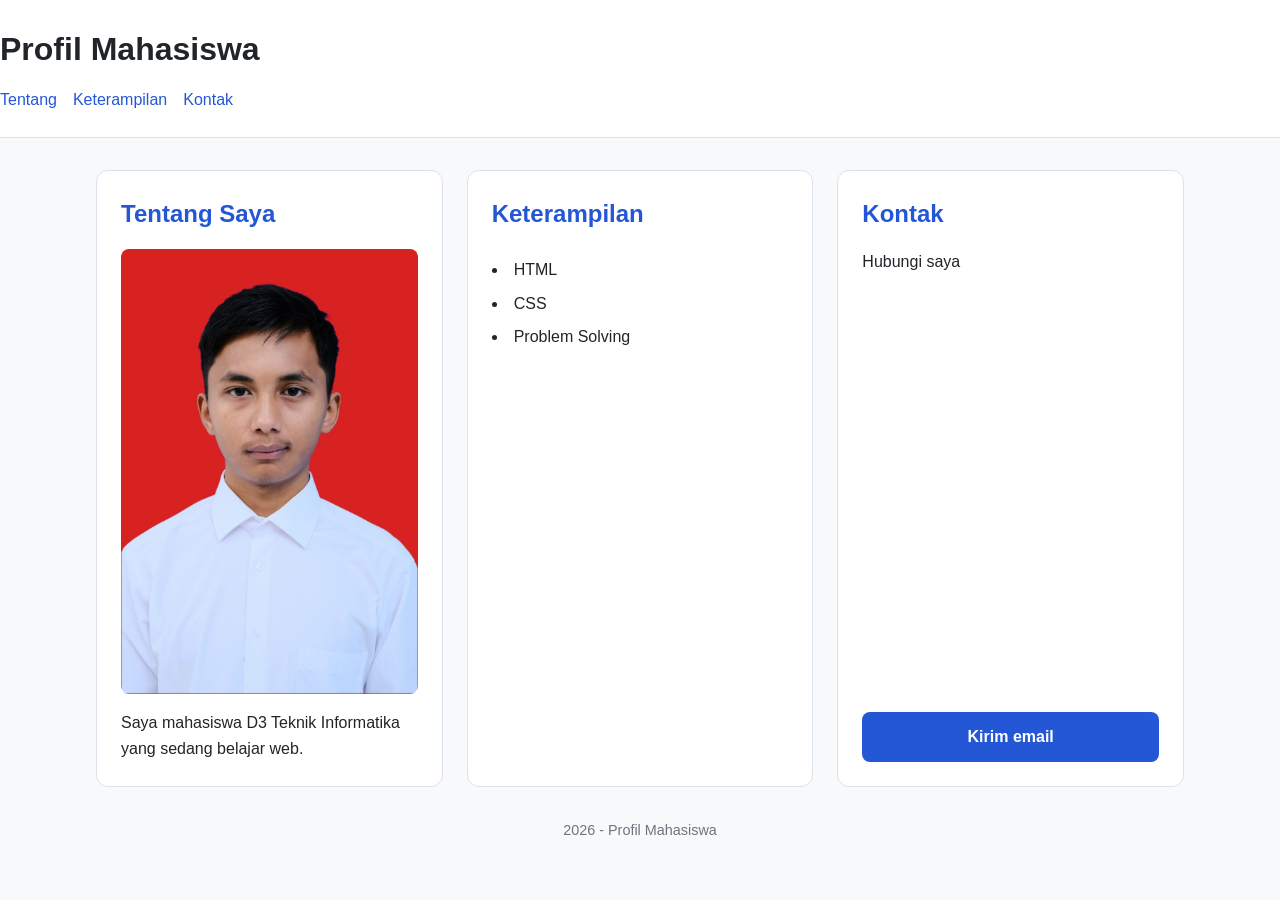
<file: praktikum-modul-01-251511030-Salman alfarsii firdaus/index.html>
<!doctype html>
<html lang="id">
  <head>
    <meta charset="utf-8">
    <meta name="viewport" content="width=device-width, initial-scale=1">
    <title>Profil Mahasiswa</title>
    <link rel="stylesheet" href="css/style.css">
  </head>
  <body>
    <header class="header">
      <h1>Profil Mahasiswa</h1>
      <nav class="nav">
        <a href="#tentang">Tentang</a>
        <a href="#keterampilan">Keterampilan</a>
        <a href="#kontak">Kontak</a>
      </nav>
    </header>

    <main class="container">
      <div class="card-list">
        <section id="tentang" class="card">
          <h2>Tentang Saya</h2>
          <img src="assets/profile.jpg" alt="Foto profil Salman" class="profile-img">
          <p>Saya mahasiswa D3 Teknik Informatika yang sedang belajar web.</p>
        </section>

        <section id="keterampilan" class="card">
          <h2>Keterampilan</h2>
          <ul>
            <li>HTML</li>
            <li>CSS</li>
            <li>Problem Solving</li>
          </ul>
        </section>

        <section id="kontak" class="card">
          <h2>Kontak</h2>
          <p>Hubungi saya </p>
          <a class="button" href="mailto:mahasiswa@example.com">Kirim email</a>
        </section>
      </div>
    </main>

    <footer class="footer">2026 - Profil Mahasiswa</footer>
  </body>
</html>
</file>
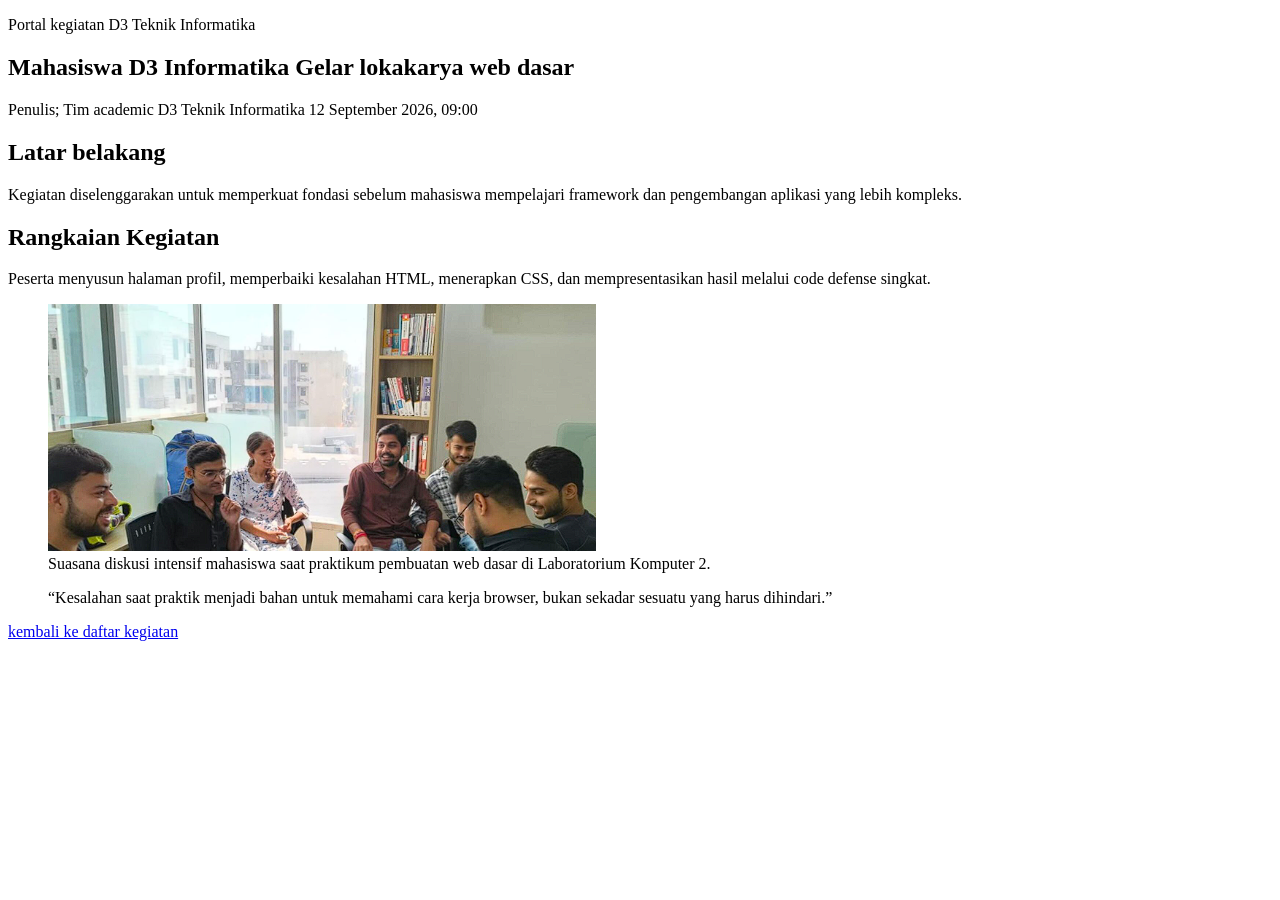
<file: Artikel.html>
<!doctype html>
<html lang="id">
  <head>
    <meta charset="utf-8">
    <meta name="viewport" content="width=device-width, initial-scale=1">
    <title>Portal Kegiatan D3 Teknik Informatika</title>
  </head>
  <body>
    <header>
      <p>Portal kegiatan D3 Teknik Informatika</p>
    </header>
    <main>
      <article>
        <h1> Mahasiswa D3 Informatika Gelar lokakarya web dasar</h1>
        <p>Penulis; Tim academic D3 Teknik Informatika
          <time datetime="2026-09-12T09:00">12 September 2026, 09:00</time>
        </p>
        <section>
          <h2>Latar belakang</h2>
          <p>Kegiatan diselenggarakan untuk memperkuat fondasi sebelum mahasiswa mempelajari framework dan pengembangan aplikasi yang lebih kompleks.</p>
        </section>
        <section>
          <h2>Rangkaian Kegiatan</h2>
          <p>Peserta menyusun halaman profil, memperbaiki kesalahan HTML, menerapkan CSS, dan mempresentasikan hasil melalui code defense singkat.</p>
        </section>
        <figure>
          <img src="assets/lokakarya-web.jpg" alt="Mahasiswa berdiskusi di depan komputer saat lokakarya web">
          <figcaption>Suasana diskusi intensif mahasiswa saat praktikum pembuatan web dasar di Laboratorium Komputer 2.</figcaption>
        </figure>
        <blockquote>
          <p>“Kesalahan saat praktik menjadi bahan untuk memahami cara kerja browser, bukan sekadar sesuatu yang harus dihindari.”</p>
        </blockquote>
      </article>
    </main>
    <nav>
      <a href="#">kembali ke daftar kegiatan</a>
    </nav>
    <footer>
      <p></p>
    </footer>
    
  </body>
</html>
</file>
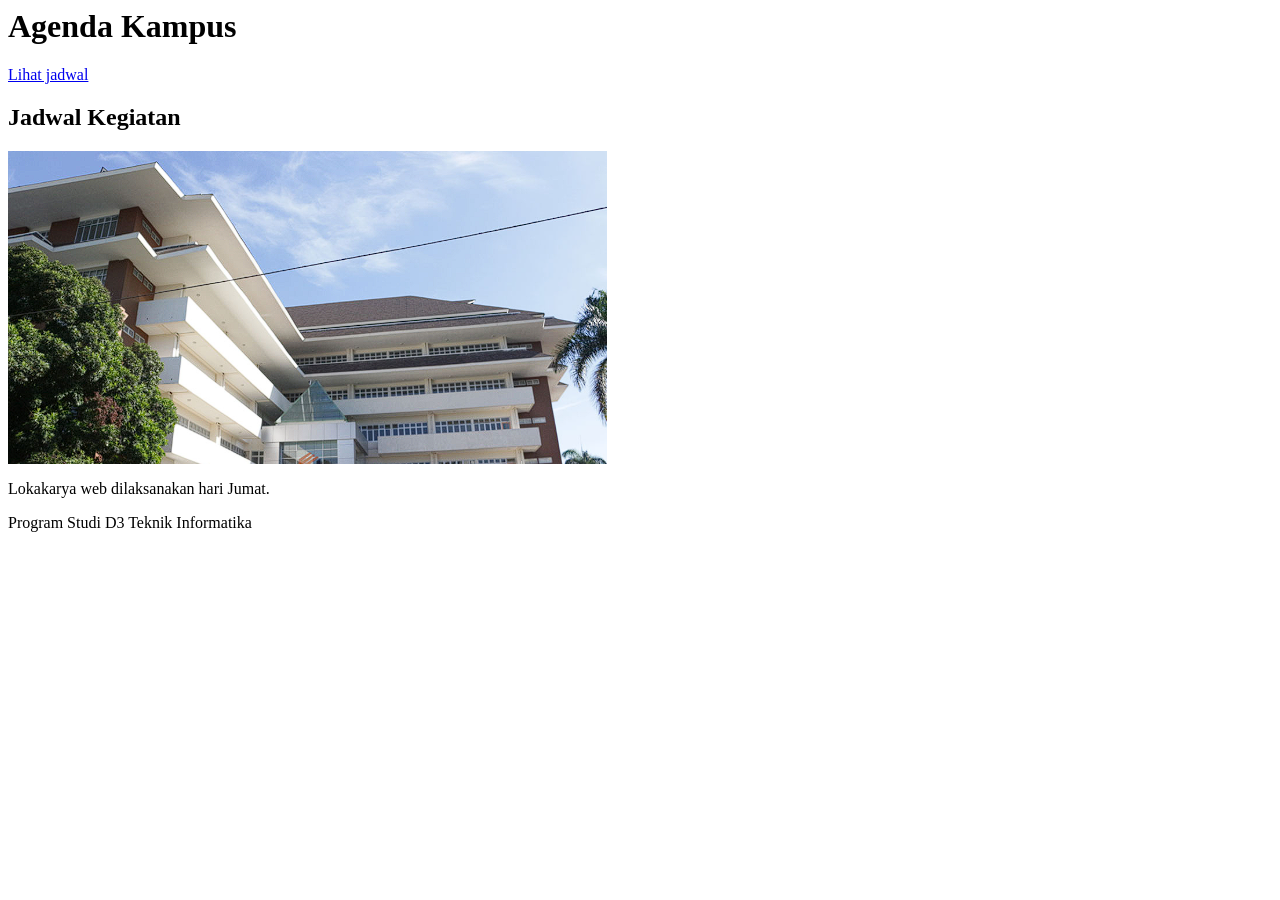
<file: index1.html>
<!doctype>
<html lang="id">
    <head>
        <meta charset="utf-8">
        <meta name="viewport" content="width=device-width, initial-scale=1">
        <title>Eksperimen HTML</title>
    </head>
    <body>
        <header><h1>Agenda Kampus</h1></header>
        <nav><a href="#jadwal">Lihat jadwal</a></nav>
        <main>
            <section id="jadwal">
                <h2>Jadwal Kegiatan</h2>
                <img src="assets/kampus.jpg" alt="Mahasiswa mengikuti kegiatan kampus">
                <p>Lokakarya web dilaksanakan hari Jumat.</p>
            </section>
        </main>
        <footer>Program Studi D3 Teknik Informatika</footer>
    </body>
</html>
</file>
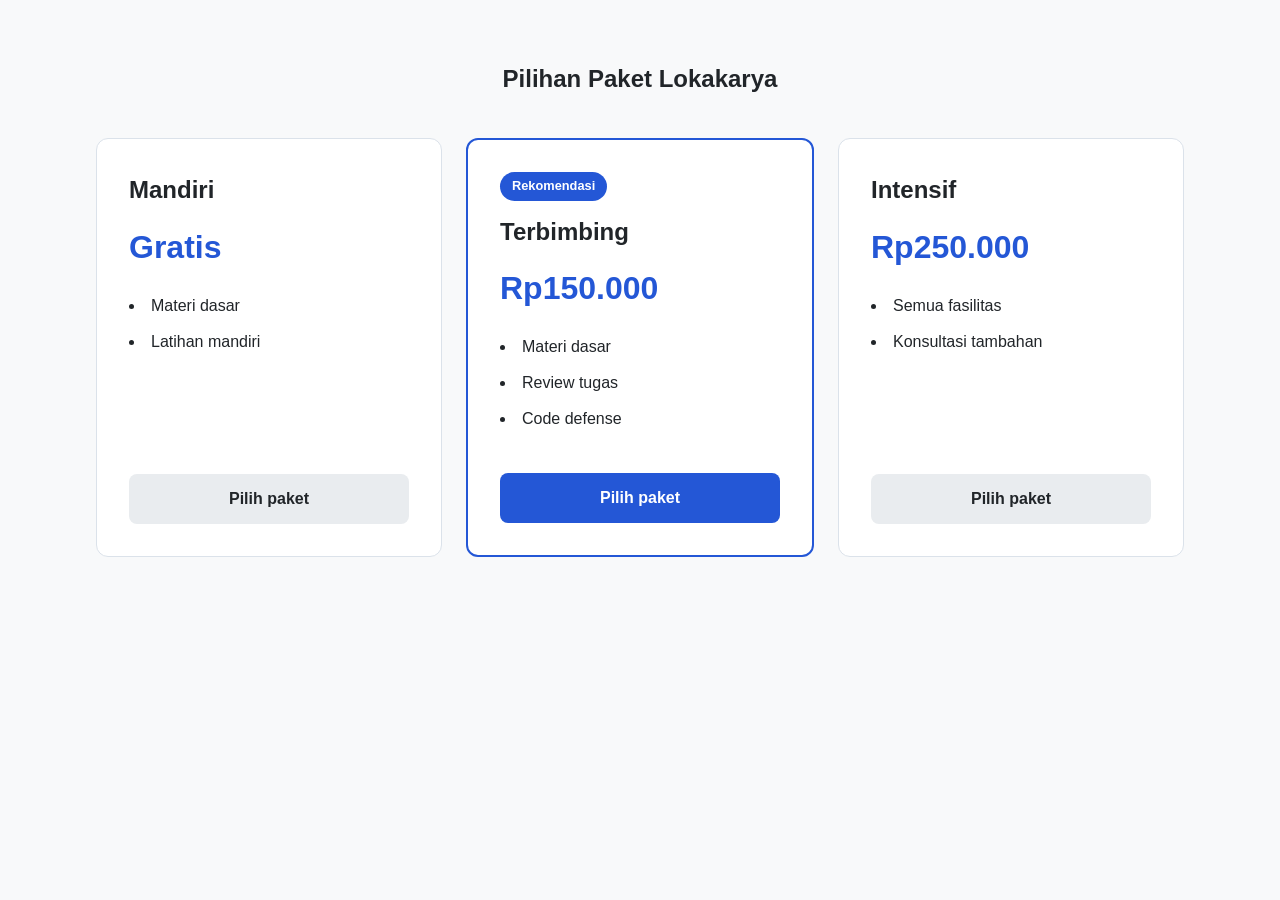
<file: pricing.html>
<!doctype html>
<html lang="id">
  <head>
    <meta charset="utf-8" />
    <meta name="viewport" content="width=device-width, initial-scale=1" />
    <title>Pilihan Paket Lokakarya</title>
    <link rel="stylesheet" href="css/pricingstyle.css" />
  </head>
  <body>
    <main>
      <section class="pricing" aria-labelledby="pricing-title">
        <div class="container">
          <h2 id="pricing-title">Pilihan Paket Lokakarya</h2>
          <div class="pricing-list">
            <article class="price-card">
              <h3>Mandiri</h3>
              <p class="price">Gratis</p>
              <ul>
                <li>Materi dasar</li>
                <li>Latihan mandiri</li>
              </ul>
              <a class="button" href="#daftar">Pilih paket</a>
            </article>

            <article class="price-card price-card--featured">
              <p class="badge">Rekomendasi</p>
              <h3>Terbimbing</h3>
              <p class="price">Rp150.000</p>
              <ul>
                <li>Materi dasar</li>
                <li>Review tugas</li>
                <li>Code defense</li>
              </ul>
              <a class="button" href="#daftar">Pilih paket</a>
            </article>

            <article class="price-card">
              <h3>Intensif</h3>
              <p class="price">Rp250.000</p>
              <ul>
                <li>Semua fasilitas</li>
                <li>Konsultasi tambahan</li>
              </ul>
              <a class="button" href="#daftar">Pilih paket</a>
            </article>
          </div>
        </div>
      </section>
    </main>
  </body>
</html>
</file>
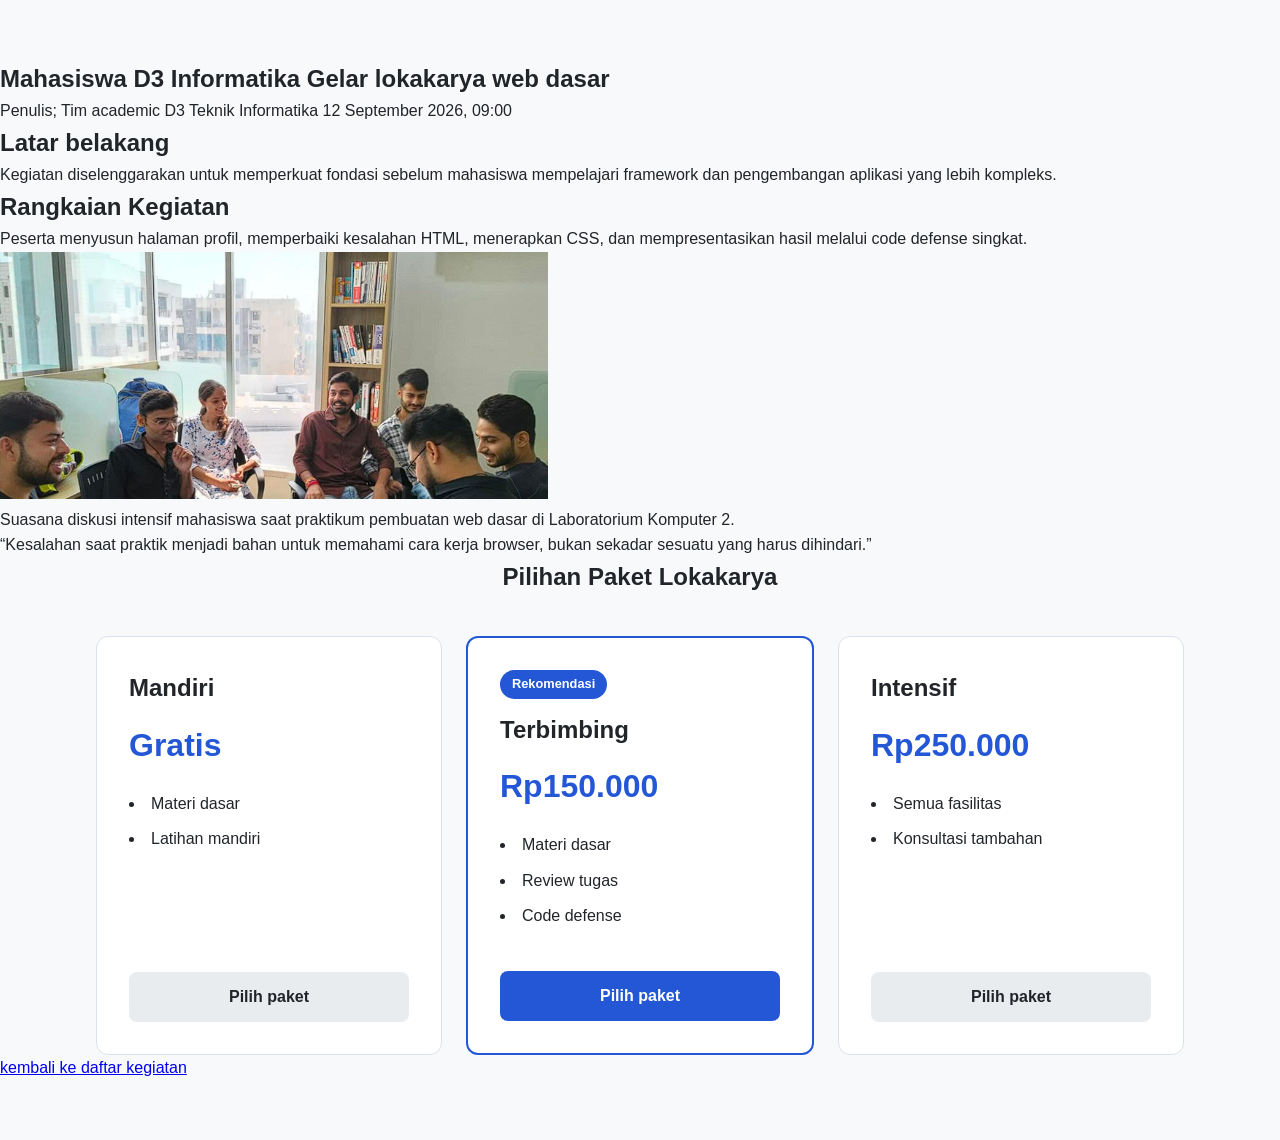
<file: eksperimen-nodul-01-251511030-Salman alfarisi firdaus/artikel.html>
<!doctype html>
<html lang="id">
  <head>
    <meta charset="utf-8">
    <meta name="viewport" content="width=device-width, initial-scale=1">
    <title>Portal Kegiatan D3 Teknik Informatika</title>
    <link rel="stylesheet" href="css/pricingstyle.css">
  </head>
  <body>
    <header>
    </header>
    <main>
      <article>
        <h1> Mahasiswa D3 Informatika Gelar lokakarya web dasar</h1>
        <p>Penulis; Tim academic D3 Teknik Informatika
          <time datetime="2026-09-12T09:00">12 September 2026, 09:00</time>
        </p>
        <section>
          <h2>Latar belakang</h2>
          <p>Kegiatan diselenggarakan untuk memperkuat fondasi sebelum mahasiswa mempelajari framework dan pengembangan aplikasi yang lebih kompleks.</p>
        </section>
        <section>
          <h2>Rangkaian Kegiatan</h2>
          <p>Peserta menyusun halaman profil, memperbaiki kesalahan HTML, menerapkan CSS, dan mempresentasikan hasil melalui code defense singkat.</p>
        </section>
        <figure>
          <img src="assets/lokakarya-web.jpg" alt="Mahasiswa berdiskusi di depan komputer saat lokakarya web">
          <figcaption>Suasana diskusi intensif mahasiswa saat praktikum pembuatan web dasar di Laboratorium Komputer 2.</figcaption>
        </figure>
        <blockquote>
          <p>“Kesalahan saat praktik menjadi bahan untuk memahami cara kerja browser, bukan sekadar sesuatu yang harus dihindari.”</p>
        </blockquote>
      </article>

      <section class="pricing" aria-labelledby="pricing-title">
        <div class="container">
          <h2 id="pricing-title">Pilihan Paket Lokakarya</h2>
          <div class="pricing-list">
            <article class="price-card">
              <h3>Mandiri</h3>
              <p class="price">Gratis</p>
              <ul>
                <li>Materi dasar</li>
                <li>Latihan mandiri</li>
              </ul>
              <a class="button" href="#daftar">Pilih paket</a>
            </article>

            <article class="price-card price-card--featured">
              <p class="badge">Rekomendasi</p>
              <h3>Terbimbing</h3>
              <p class="price">Rp150.000</p>
              <ul>
                <li>Materi dasar</li>
                <li>Review tugas</li>
                <li>Code defense</li>
              </ul>
              <a class="button" href="#daftar">Pilih paket</a>
            </article>

            <article class="price-card">
              <h3>Intensif</h3>
              <p class="price">Rp250.000</p>
              <ul>
                <li>Semua fasilitas</li>
                <li>Konsultasi tambahan</li>
              </ul>
              <a class="button" href="#daftar">Pilih paket</a>
            </article>
          </div>
        </div>
      </section>
    </main>
    <nav>
      <a href="#">kembali ke daftar kegiatan</a>
    </nav>
    <footer>
      <p></p>
    </footer>
  </body>
</html>
</file>
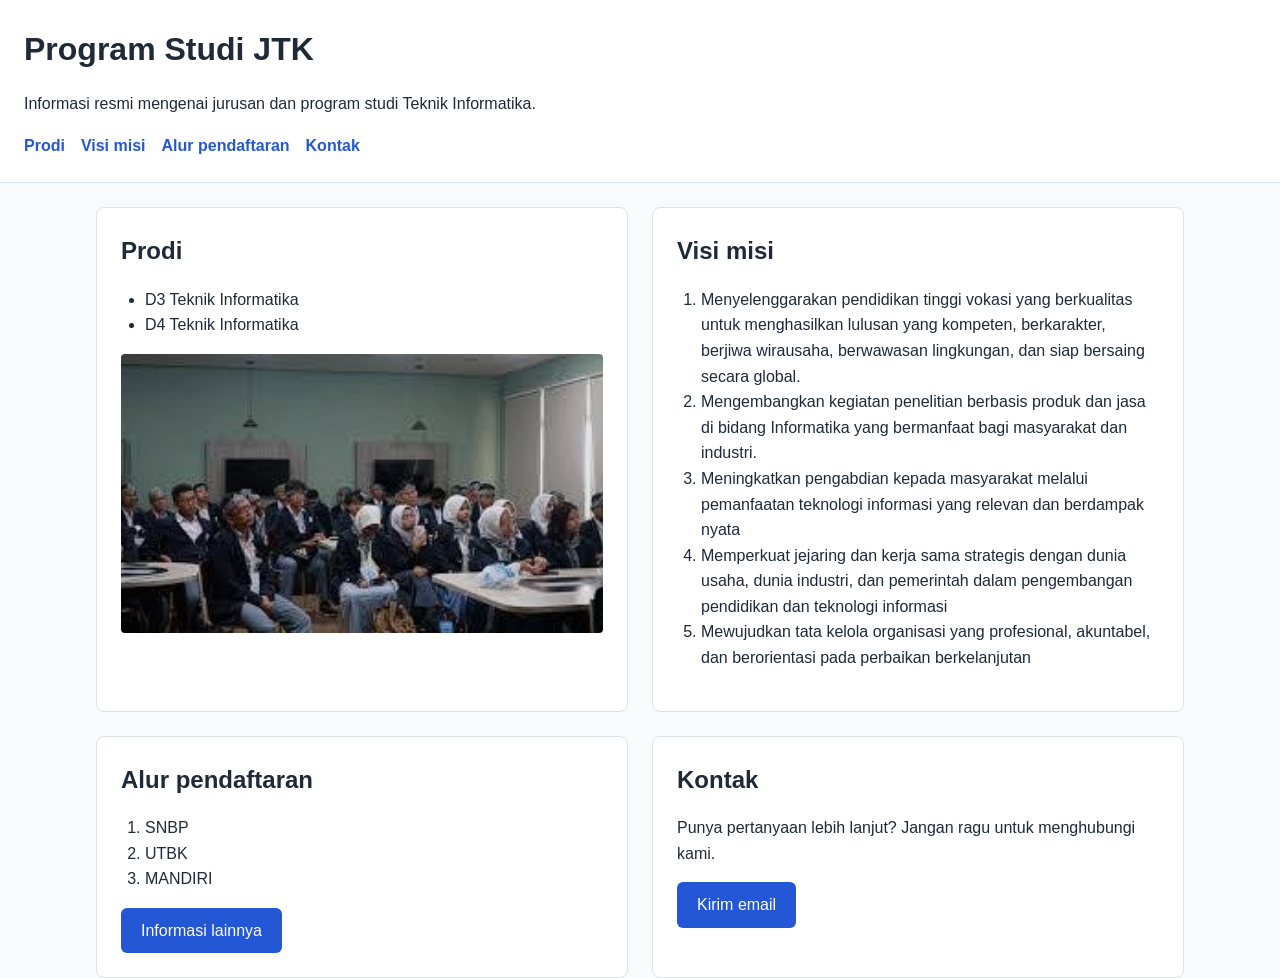
<file: mini-project/program-studi-jtk.html>
<!doctype html>
<html lang="id">
  <head>
    <meta charset="utf-8">
    <meta name="viewport" content="width=device-width, initial-scale=1">
    <title>Profil Mahasiswa</title>
    <link rel="stylesheet" href="css/style.css">
  </head>
  <body>
    <header class="header">
      <h1>Program Studi JTK</h1>
      <p>
        Informasi resmi mengenai jurusan dan program studi Teknik Informatika.
      </p>
      <nav class="nav">
        <a href="#prodi">Prodi</a>
        <a href="#visi-misi">Visi misi</a>
        <a href="#alur-pendaftaran">Alur pendaftaran</a>
        <a href="#kontak">Kontak</a>
      </nav>
    </header>
    <main class="container">
      <div class="card-list">
        <section id="prodi" class="card">
          <h2>Prodi</h2>
          <ul>
            <li>D3 Teknik Informatika</li>
            <li>D4 Teknik Informatika</li>
          </ul>
          <img
            src="assets/Mahasiswa.jpg"
            alt="Foto Mahasiswa jtk yang sedang belajar"
            class="profile-img"
          >
        </section>

        <section id="visi-misi" class="card">
          <h2>Visi misi</h2>
          <ol>
            <li>
              Menyelenggarakan pendidikan tinggi vokasi yang berkualitas untuk
              menghasilkan lulusan yang kompeten, berkarakter, berjiwa
              wirausaha, berwawasan lingkungan, dan siap bersaing secara global.
            </li>
            <li>
              Mengembangkan kegiatan penelitian berbasis produk dan jasa di
              bidang Informatika yang bermanfaat bagi masyarakat dan industri.
            </li>
            <li>
              Meningkatkan pengabdian kepada masyarakat melalui pemanfaatan
              teknologi informasi yang relevan dan berdampak nyata
            </li>
            <li>
              Memperkuat jejaring dan kerja sama strategis dengan dunia usaha,
              dunia industri, dan pemerintah dalam pengembangan pendidikan dan
              teknologi informasi
            </li>
            <li>
              Mewujudkan tata kelola organisasi yang profesional, akuntabel, dan
              berorientasi pada perbaikan berkelanjutan
            </li>
          </ol>
        </section>

        <section id="alur-pendaftaran" class="card">
          <h2>Alur pendaftaran</h2>
          <ol>
            <li>SNBP</li>
            <li>UTBK</li>
            <li>MANDIRI</li>
          </ol>
          <a class="button">Informasi lainnya</a>
        </section>

        <section id="kontak" class="card">
          <h2>Kontak</h2>
          <p>
            Punya pertanyaan lebih lanjut? Jangan ragu untuk menghubungi kami.
          </p>
          <a class="button" href="mailto:mahasiswa@example.com">Kirim email</a>
        </section>
      </div>
    </main>
  </body>
</html>
</file>
<file: praktikum-modul-01-251511030-Salman alfarsii firdaus/css/style.css>
*, *::before, *::after {
    box-sizing: border-box;
    margin: 0;
    padding: 0;
}

:root {
    --color-primary: #2457d6;
    --color-primary-dark: #193ca0;
    --color-bg: #f8f9fa;
    --color-text: #212529;
    --font-main: 'Segoe UI', Tahoma, Geneva, Verdana, sans-serif;
}

body {
    font-family: var(--font-main);
    background-color: var(--color-bg);
    color: var(--color-text);
    line-height: 1.6;
}

.container {
    max-width: 1120px;
    margin-inline: auto;
    padding-inline: 16px;
}

header {
    background-color: #ffffff;
    padding-block: 24px;
    border-bottom: 1px solid #dbe2ea;
    margin-bottom: 32px;
}

header h1 {
    margin-bottom: 12px;
}

nav {
    display: flex;
    flex-wrap: wrap;
    gap: 12px 16px;
}

nav a {
    color: var(--color-primary);
    text-decoration: none;
    font-weight: 500;
    transition: color 0.2s ease;
}

nav a:hover {
    color: var(--color-primary-dark);
    text-decoration: underline;
}

nav a:focus-visible {
    outline: 3px solid var(--color-primary);
    outline-offset: 4px;
}

.card-list {
    display: flex;
    flex-direction: column;
    gap: 24px;
}

.card {
    background-color: #ffffff;
    padding: 24px;
    border: 1px solid #dbe2ea;
    border-radius: 12px;
    display: flex;
    flex-direction: column;
    min-width: 0; 
}

.card h2 {
    margin-bottom: 16px;
    color: var(--color-primary);
}

.card img {
    max-width: 100%;
    height: auto;
    border-radius: 8px;
    margin-bottom: 16px;
    display: block;
}

.card ul {
    list-style-position: inside;
}

.card li {
    margin-block: 8px;
}

.button {
    display: inline-block;
    text-align: center;
    background-color: var(--color-primary);
    color: #ffffff;
    padding: 12px 24px;
    border-radius: 8px;
    text-decoration: none;
    font-weight: bold;
    margin-top: auto;
    transition: background-color 0.2s ease;
}

.button:hover {
    background-color: var(--color-primary-dark);
    color: #ffffff;
}

footer {
    text-align: center;
    padding-block: 32px;
    color: #6c757d;
    font-size: 0.9rem;
}

@media (min-width: 768px) {
    .card-list {
        flex-direction: row;
        flex-wrap: wrap;
        align-items: stretch;
    }

    .card {
        flex: 1 1 220px; 
    }
}
</file>
<file: css/pricingstyle.css>
*, *::before, *::after {
    box-sizing: border-box;
    margin: 0;
    padding: 0;
}

:root {
    --color-primary: #2457d6;
    --color-primary-dark: #193ca0;
    --color-bg: #f8f9fa;
    --color-text: #212529;
    --font-main: 'Segoe UI', Tahoma, Geneva, Verdana, sans-serif;
}

body {
    font-family: var(--font-main);
    background-color: var(--color-bg);
    color: var(--color-text);
    line-height: 1.6;
    padding-block: 60px;
}

.container {
    width: 100%;
    max-width: 1120px;
    margin-inline: auto;
    padding-inline: 16px;
}

.pricing h2 {
    text-align: center;
    margin-bottom: 40px;
}

.pricing-list {
    display: flex;
    flex-direction: column;
    gap: 24px;
}

.price-card {
    background-color: #ffffff;
    border: 1px solid #dbe2ea;
    border-radius: 12px;
    padding: 32px;
    display: flex;
    flex-direction: column;
    flex: 1;
    min-width: 0;
}

@media (min-width: 768px) {
    .pricing-list {
        flex-direction: row;
        flex-wrap: wrap; 
        align-items: stretch;
    }
}

.price-card h3 {
    font-size: 1.5rem;
    margin-bottom: 12px;
}

.price-card .price {
    font-size: 2rem;
    font-weight: bold;
    color: var(--color-primary);
    margin-bottom: 20px;
}

.price-card ul {
    list-style-position: inside;
    margin-bottom: 32px;
}

.price-card li {
    margin-bottom: 10px;
}

.price-card .button {
    display: block;
    text-align: center;
    background-color: #e9ecef;
    color: var(--color-text);
    padding: 12px 24px;
    border-radius: 8px;
    text-decoration: none;
    font-weight: bold;
    margin-top: auto;
    transition: background-color 0.2s ease;
}

.price-card .button:hover {
    background-color: #dee2e6;
}

.price-card .button:focus-visible {
    outline: 3px solid var(--color-primary);
    outline-offset: 4px;
}

.price-card--featured {
    border: 2px solid var(--color-primary);
}

.price-card--featured .button {
    background-color: var(--color-primary);
    color: #ffffff;
}

.price-card--featured .button:hover {
    background-color: var(--color-primary-dark);
}

.badge {
    align-self: flex-start;
    background-color: var(--color-primary);
    color: #ffffff;
    padding: 4px 12px;
    border-radius: 20px;
    font-size: 0.8rem;
    font-weight: bold;
    margin-bottom: 12px;
}
</file>
<file: eksperimen-nodul-01-251511030-Salman alfarisi firdaus/css/pricingstyle.css>
*, *::before, *::after {
    box-sizing: border-box;
    margin: 0;
    padding: 0;
}

:root {
    --color-primary: #2457d6;
    --color-primary-dark: #193ca0;
    --color-bg: #f8f9fa;
    --color-text: #212529;
    --font-main: 'Segoe UI', Tahoma, Geneva, Verdana, sans-serif;
}

body {
    font-family: var(--font-main);
    background-color: var(--color-bg);
    color: var(--color-text);
    line-height: 1.6;
    padding-block: 60px;
}

.container {
    width: 100%;
    max-width: 1120px;
    margin-inline: auto;
    padding-inline: 16px;
}

.pricing h2 {
    text-align: center;
    margin-bottom: 40px;
}

.pricing-list {
    display: flex;
    flex-direction: column;
    gap: 24px;
}

.price-card {
    background-color: #ffffff;
    border: 1px solid #dbe2ea;
    border-radius: 12px;
    padding: 32px;
    display: flex;
    flex-direction: column;
    flex: 1;
    min-width: 0;
}

@media (min-width: 768px) {
    .pricing-list {
        flex-direction: row;
        flex-wrap: wrap; 
        align-items: stretch;
    }
}

.price-card h3 {
    font-size: 1.5rem;
    margin-bottom: 12px;
}

.price-card .price {
    font-size: 2rem;
    font-weight: bold;
    color: var(--color-primary);
    margin-bottom: 20px;
}

.price-card ul {
    list-style-position: inside;
    margin-bottom: 32px;
}

.price-card li {
    margin-bottom: 10px;
}

.price-card .button {
    display: block;
    text-align: center;
    background-color: #e9ecef;
    color: var(--color-text);
    padding: 12px 24px;
    border-radius: 8px;
    text-decoration: none;
    font-weight: bold;
    margin-top: auto;
    transition: background-color 0.2s ease;
}

.price-card .button:hover {
    background-color: #dee2e6;
}

.price-card .button:focus-visible {
    outline: 3px solid var(--color-primary);
    outline-offset: 4px;
}

.price-card--featured {
    border: 2px solid var(--color-primary);
}

.price-card--featured .button {
    background-color: var(--color-primary);
    color: #ffffff;
}

.price-card--featured .button:hover {
    background-color: var(--color-primary-dark);
}

.badge {
    align-self: flex-start;
    background-color: var(--color-primary);
    color: #ffffff;
    padding: 4px 12px;
    border-radius: 20px;
    font-size: 0.8rem;
    font-weight: bold;
    margin-bottom: 12px;
}
</file>
<file: mini-project/css/style.css>
/* 1. Tokens */
:root {
  --color-primary: #2457d6;
  --color-primary-dark: #193ca0;
  --color-bg: #f8fafc;
  --color-text: #1f2937;
  --space-base: 16px;
  --font-main: Arial, sans-serif;
}

/* 2. Box Model & Basic Reset */
*, *::before, *::after {
  box-sizing: border-box;
  margin: 0;
  padding: 0;
}

/* 3. Typography & Global Styles */
body {
  font-family: var(--font-main);
  background-color: var(--color-bg);
  color: var(--color-text);
  line-height: 1.6;
}

h1, h2, p, ul, ol {
  margin-bottom: var(--space-base);
}

ul, ol {
  padding-left: 24px;
}

/* 4. Layout Container */
.container {
  max-width: 1120px;
  margin-inline: auto;
  padding-inline: var(--space-base);
}

/* 5. Component Styles */
.header {
  background-color: #ffffff;
  padding: calc(var(--space-base) * 1.5);
  border-bottom: 1px solid #dbe2ea;
  margin-bottom: calc(var(--space-base) * 1.5);
}

.footer {
  background-color: #ffffff;
  padding: calc(var(--space-base) * 1.5);
  border-top: 1px solid #dbe2ea;
  text-align: center;
  margin-top: calc(var(--space-base) * 2);
}

/* Navigasi Flexbox */
.nav {
  display: flex;
  flex-wrap: wrap;
  gap: var(--space-base);
}

.nav a {
  color: var(--color-primary);
  text-decoration: none;
  font-weight: bold;
}

/* Susunan Card Mobile-First */
.card-list {
  display: flex;
  flex-direction: column;
  gap: calc(var(--space-base) * 1.5);
}

.card {
  background-color: #ffffff;
  padding: calc(var(--space-base) * 1.5);
  border: 1px solid #dbe2ea;
  border-radius: 8px;
  flex: 1 1 100%;
}

.profile-img {
  max-width: 100%;
  height: auto;
  border-radius: 4px;
}

/* 6. Interaksi & Aksesibilitas */
.button {
  display: inline-block;
  background-color: var(--color-primary);
  color: #ffffff;
  padding: 10px 20px;
  text-decoration: none;
  border-radius: 6px;
  cursor: pointer;
  border: none;
}

.button:hover {
  background-color: var(--color-primary-dark);
}

a:focus-visible, .button:focus-visible {
  outline: 3px solid #f4b000;
  outline-offset: 3px;
}

/* 7. Breakpoint Desktop / Tablet */
@media (min-width: 768px) {
  .card-list {
    flex-direction: row;
    flex-wrap: wrap;
  }
  
  .card {
    flex-basis: calc(50% - 12px);
  }
}
</file>
